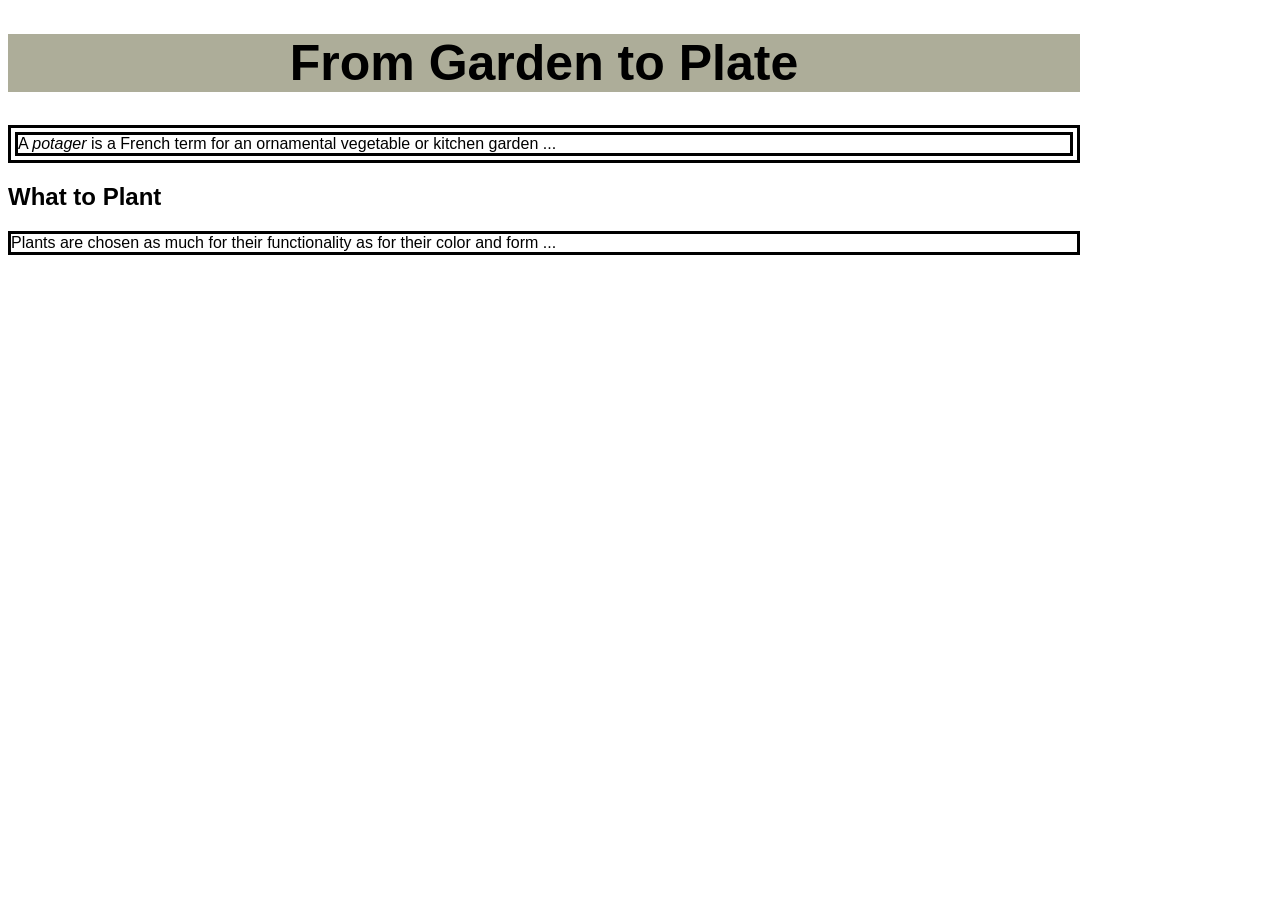
<file: index1.html>
<!DOCTYPE html>
<html lang="en">
<head>
    <meta charset="UTF-8">
    <meta name="viewport" content="width=device-width, initial-scale=1.0">
    <title>Document</title>
<link rel="stylesheet" href="styles1.css"
</head>
<body>
     <h1>From Garden to Plate</h1>
 <p class="dotted">A <i>potager</i> is a French term for an 
 ornamental vegetable or kitchen garden ... </p>
 <h2>What to Plant</h2>
 <p class="solid">Plants are chosen as much for their functionality 
 as for their color and form ... </p>


</body>
</html>
</file>
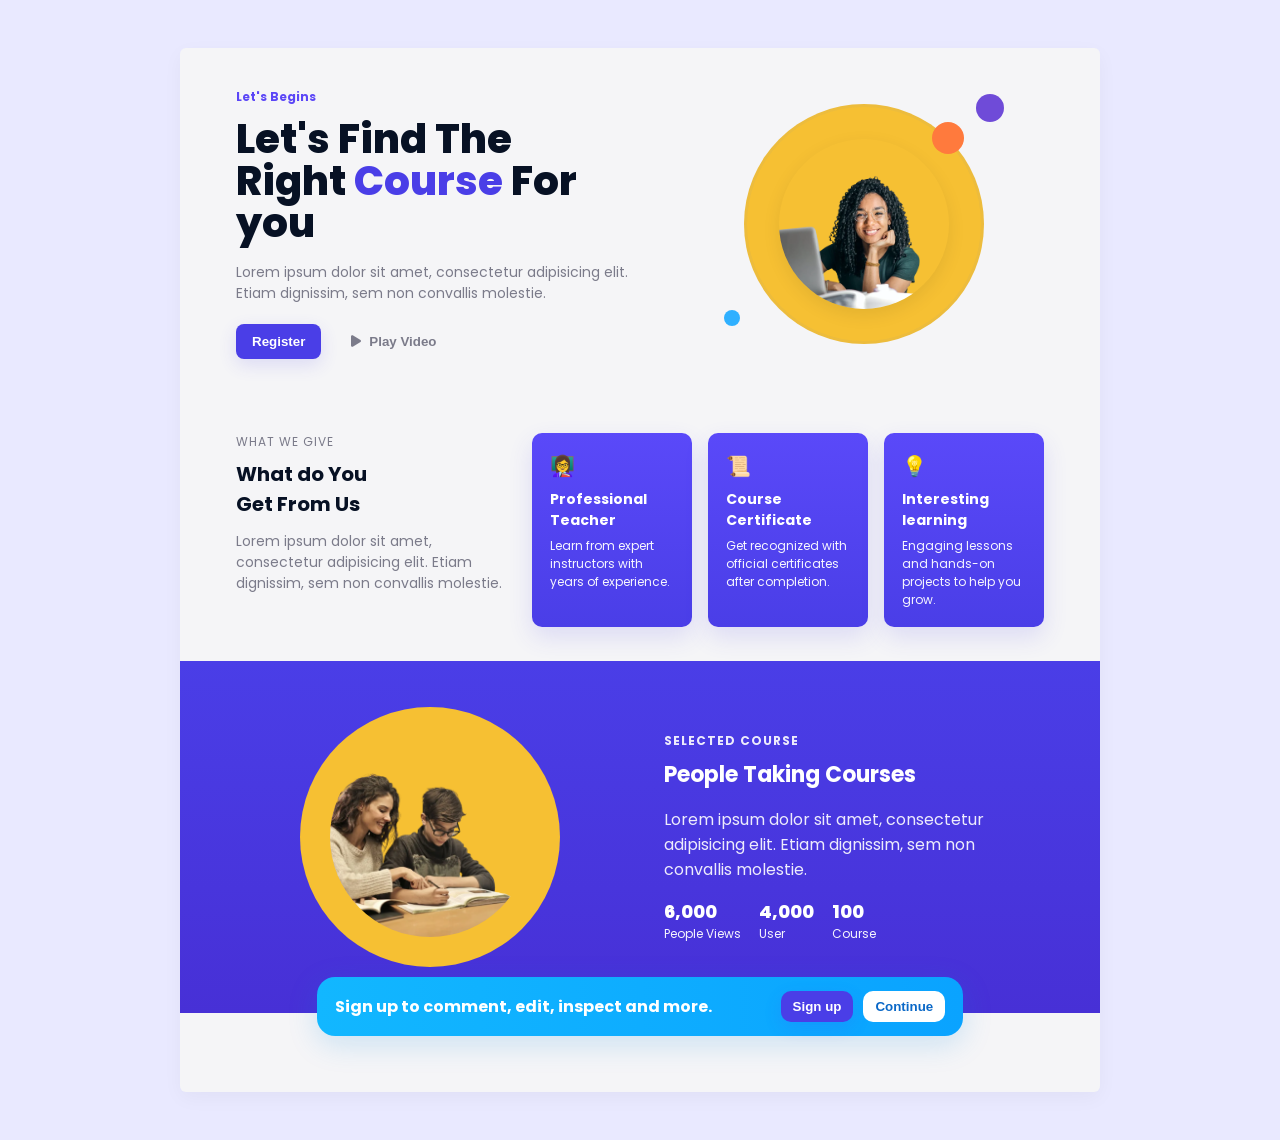
<file: index3.html>
<!doctype html>
<html lang="en">
<head>
  <meta charset="utf-8" />
  <meta name="viewport" content="width=device-width,initial-scale=1" />
  <title>Course Landing — Figma Rebuild</title>

   <link href="https://cdnjs.cloudflare.com/ajax/libs/font-awesome/6.4.0/css/all.min.css" rel="stylesheet">
  <link href="https://fonts.googleapis.com/css2?family=Poppins:wght@300;400;600;700;800&display=swap" rel="stylesheet">


  <link rel="stylesheet" href="styles.css">
</head>
<body>
  <div class="wrap" role="main">
    <header class="hero">
      <div class="hero-left">
        <div class="eyebrow">Let's Begins</div>
        <h1>Let's Find The<br>Right <span class="highlight">Course</span> For<br>you</h1>
        <p class="lead">Lorem ipsum dolor sit amet, consectetur adipisicing elit. Etiam dignissim, sem non convallis molestie.</p>
        <div class="cta">
          <button class="btn primary">Register</button>
          <button class="btn ghost"><i class="fa-solid fa-play"></i> Play Video</button>
        </div>
      </div>

      <div class="hero-right">
        <div class="dot p1"></div>
        <div class="dot p2"></div>
        <div class="dot p3"></div>

        <div class="circle-frame">
          <img src="2c2d1a7dcbc9e6b9848ca9d08a133b3abffe46f0.png" alt="Hero person">
        </div>
      </div>
    </header>

    <section class="features">
      <div class="left">
        <div class="subhead">What we give</div>
        <h2>What do You<br>Get From Us</h2>
        <p class="lead">Lorem ipsum dolor sit amet, consectetur adipisicing elit. Etiam dignissim, sem non convallis molestie.</p>
      </div>

      <div class="cards">
        <div class="card">
          <div class="icon">👩‍🏫</div>
          <h3>Professional Teacher</h3>
          <p>Learn from expert instructors with years of experience.</p>
        </div>

        <div class="card">
          <div class="icon">📜</div>
          <h3>Course Certificate</h3>
          <p>Get recognized with official certificates after completion.</p>
        </div>

        <div class="card">
          <div class="icon">💡</div>
          <h3>Interesting learning</h3>
          <p>Engaging lessons and hands-on projects to help you grow.</p>
        </div>
      </div>
    </section>

    <section class="selected">
      <div class="visual">
        <div class="big-circle">
          <img src="07db5538fd425b651e9e1c1bd650a20b0c6a7cfc.png" alt="Students">
        </div>
      </div>

      <div class="meta">
        <h4>Selected Course</h4>
        <h3>People Taking Courses</h3>
        <p class="muted">Lorem ipsum dolor sit amet, consectetur adipisicing elit. Etiam dignissim, sem non convallis molestie.</p>

        <div class="metrics">
          <div class="metric">
            <div class="num">6,000</div>
            <div class="label">People Views</div>
          </div>

          <div class="metric">
            <div class="num">4,000</div>
            <div class="label">User</div>
          </div>

          <div class="metric">
            <div class="num">100</div>
            <div class="label">Course</div>
          </div>
        </div>
      </div>
    </section>

    <div class="signup-wrap">
      <div class="signup-bar">
        <div class="left">Sign up to comment, edit, inspect and more.</div>
        <div class="actions">
          <button class="btn primary small">Sign up</button>
          <button class="btn white small">Continue</button>
        </div>
      </div>
    </div>
  </div>
</body>
</html>
</file>
<file: styles1.css>
body{
    
    background: #ffff  no-repeat fixed ;
    margin-right: 200px;
    font-family: Arial, Helvetica, sans-serif;
}
h1{
    background-color: rgb(173, 173, 153);
    text-align:center;
    font-size: 50px;
}
p.dotted{
     border-style:double;
     border-width: 10px;}
p.solid{border-style: solid;}
</file>
<file: styles.css>
:root{
  --bg:#e9e9ff;
  --card:#f5f5f7;
  --accent:#5b46f7;
  --accent-2:#4a3ee7;
  --yellow:#f6c033;
  --muted:#7b7b8a;
  --white:#ffffff;
}

*{box-sizing:border-box}
body{
  margin:0; font-family:'Poppins',system-ui,-apple-system,'Segoe UI',Roboto,Arial;
  background:var(--bg); -webkit-font-smoothing:antialiased;
  color:#071124;
}


.wrap{
  max-width:920px; margin:48px auto; background:var(--card);
  border-radius:6px; overflow:hidden; box-shadow:0 6px 20px rgba(10,10,20,0.04);
}


.hero{padding:40px 56px; display:flex; gap:30px; align-items:center;}
.hero-left{flex:1}
.eyebrow{font-size:12px; color:var(--accent); font-weight:700; margin-bottom:12px;}
h1{font-size:40px; line-height:1.05; margin:0 0 18px; font-weight:800;}
.highlight{color:var(--accent-2)}
.lead{color:var(--muted); margin:0 0 20px; font-size:14px; max-width:480px;}

.cta{display:flex; gap:14px; align-items:center}
.btn{
  border:0; cursor:pointer; font-weight:700; border-radius:8px; padding:10px 16px;
  display:inline-flex; align-items:center; gap:8px;
}
.btn.primary{background:var(--accent-2); color:var(--white); box-shadow:0 6px 18px rgba(74,62,231,0.14)}
.btn.ghost{background:transparent; color:var(--muted); font-weight:600}


.hero-right{width:360px; display:flex; justify-content:center; align-items:center; position:relative}
.circle-frame{width:240px; height:240px; background:var(--yellow); border-radius:50%; display:flex;
  align-items:center; justify-content:center; border:3px solid rgba(60,120,220,0.05);}
.circle-frame img{width:170px; height:170px; object-fit:cover; border-radius:50%; box-shadow:0 6px 18px rgba(0,0,0,0.08);}


.dot{position:absolute; border-radius:50%}
.dot.p1{width:28px;height:28px;background:#6f4bd8; right:40px; top:-10px}
.dot.p2{width:32px;height:32px;background:#ff7a3d; right:80px; top:18px}
.dot.p3{width:16px;height:16px;background:#2fb0ff; left:40px; bottom:18px}


.features{padding:34px 56px; display:flex; gap:24px; align-items:flex-start}
.left{flex:1}
.subhead{font-size:12px;color:var(--muted); text-transform:uppercase; letter-spacing:1px; margin-bottom:8px}
.features h2{margin:0 0 12px; font-size:20px}
.cards{display:flex; gap:16px}
.card{background:linear-gradient(180deg,#5a49f9 0%,#4a3ee7 100%); color:white; padding:18px; border-radius:10px; width:160px; box-shadow:0 10px 24px rgba(74,62,231,0.14)}
.card .icon{font-size:20px}
.card h3{margin:8px 0 6px; font-size:14px}
.card p{font-size:12px; margin:0; opacity:0.95}


.selected{background:linear-gradient(180deg,#4a3ee7,#4730d6); color:white; padding:46px 56px; display:flex; gap:40px; align-items:center}
.visual{flex:1; display:flex; justify-content:center}
.big-circle{width:260px;height:260px;border-radius:50%;background:var(--yellow);display:flex;align-items:center;justify-content:center; position:relative}
.big-circle img{width:200px;height:200px;border-radius:50%;object-fit:cover}
.meta{flex:1; max-width:380px}
.meta h4{font-size:12px;text-transform:uppercase;letter-spacing:1px;opacity:0.9;margin:0 0 8px}
.meta h3{margin:0 0 12px;font-size:22px}
.meta .muted{color:rgba(255,255,255,0.9)}


.metrics{display:flex; gap:18px; margin-top:14px}
.metric .num{font-weight:800; font-size:18px}
.metric .label{font-size:12px; opacity:0.95}


.signup-wrap{padding:0 56px 56px}
.signup-bar{display:flex; justify-content:space-between; align-items:center; gap:12px; padding:14px 18px;
  background:linear-gradient(90deg,#12b7ff,#0aa3ff); color:white; border-radius:18px; width:80%; margin:-36px auto 0; box-shadow:0 8px 30px rgba(10,140,230,0.18)}
.signup-bar .left{font-weight:700}
.actions{display:flex; gap:10px}
.btn.small{padding:8px 12px; border-radius:10px}
.btn.white{background:#fff; color:#0a68c7; font-weight:700}


@media (max-width:880px){
  .wrap{margin:24px}
  .hero{padding:28px 22px; flex-direction:column; align-items:flex-start}
  .hero-right{width:100%; order:2; margin-top:18px}
  .circle-frame{width:200px;height:200px}
  .features{padding:20px}
  .selected{flex-direction:column; padding:30px 22px}
  .signup-bar{width:92%; margin:-22px auto 0}
  .cards{overflow:auto}
}

@media (max-width:420px){
  h1{font-size:28px}
  .circle-frame{width:160px;height:160px}
  .big-circle{width:200px;height:200px}
}
</file>
